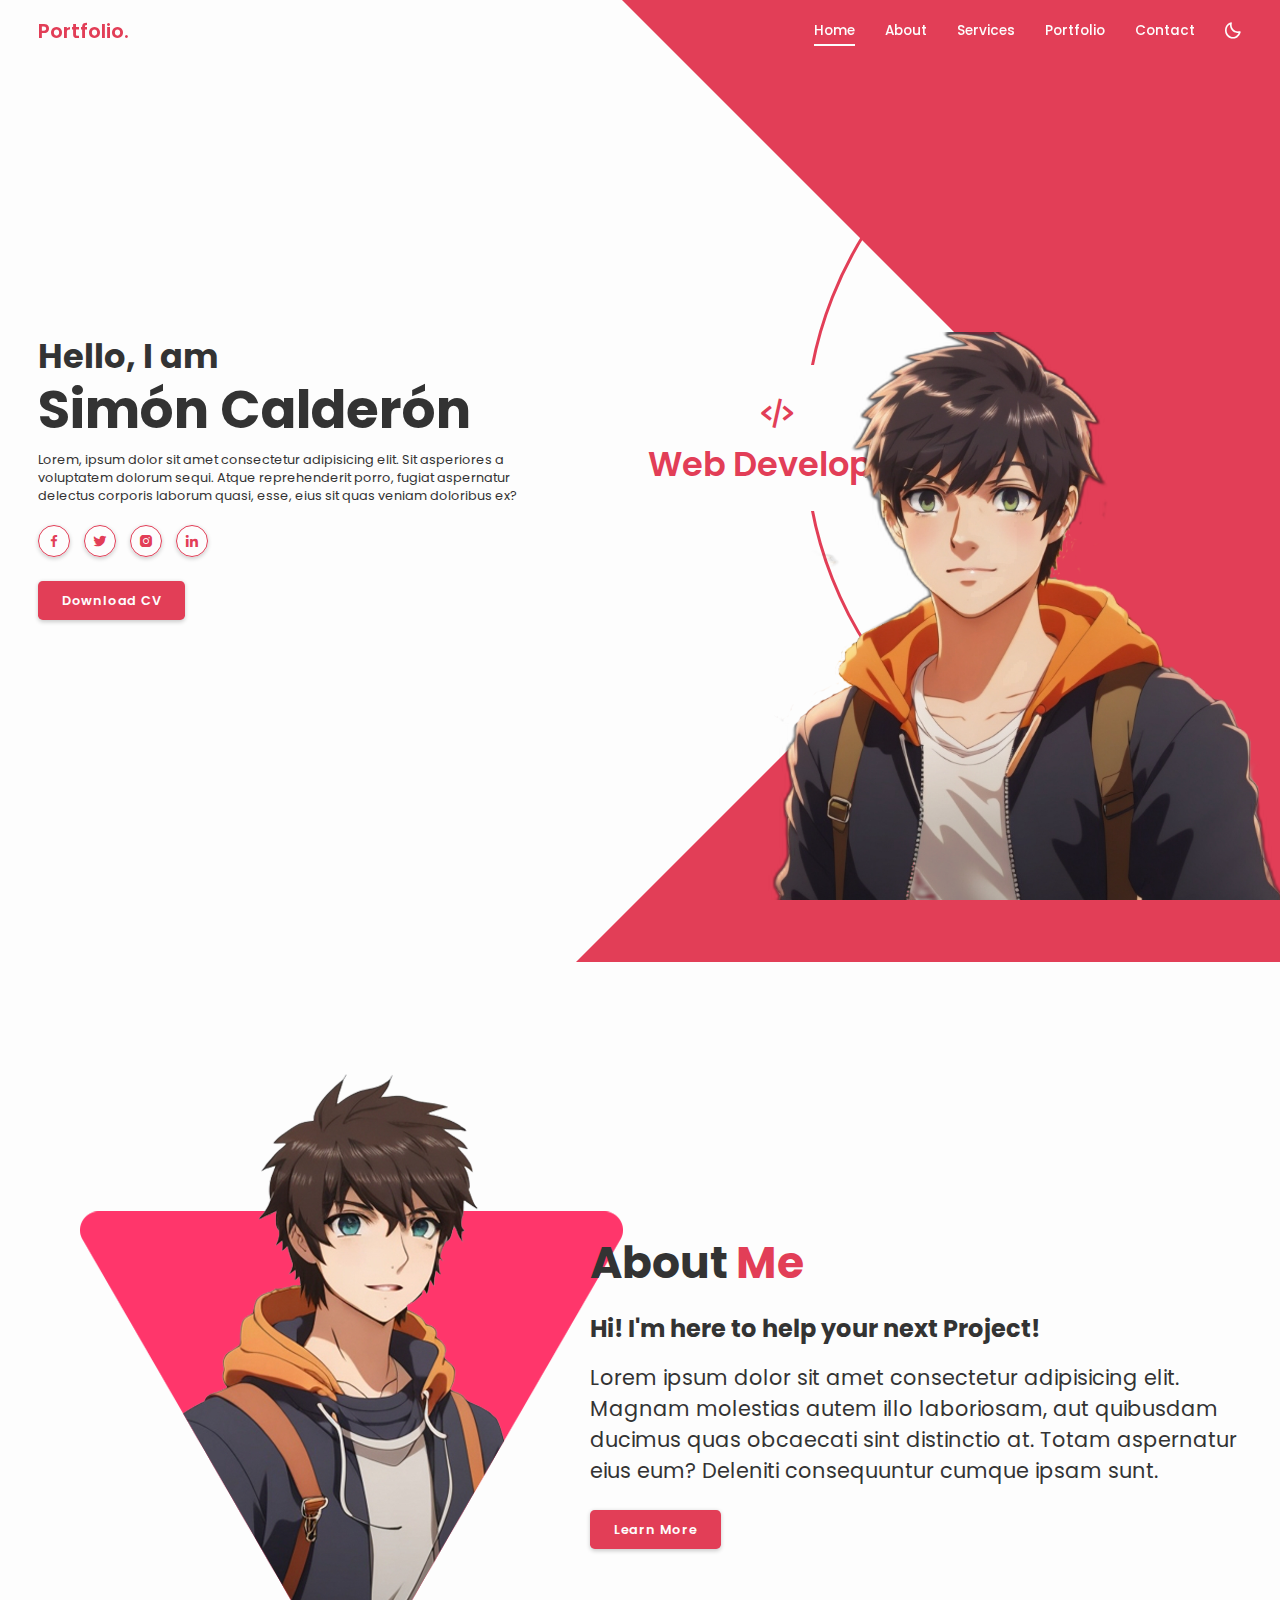
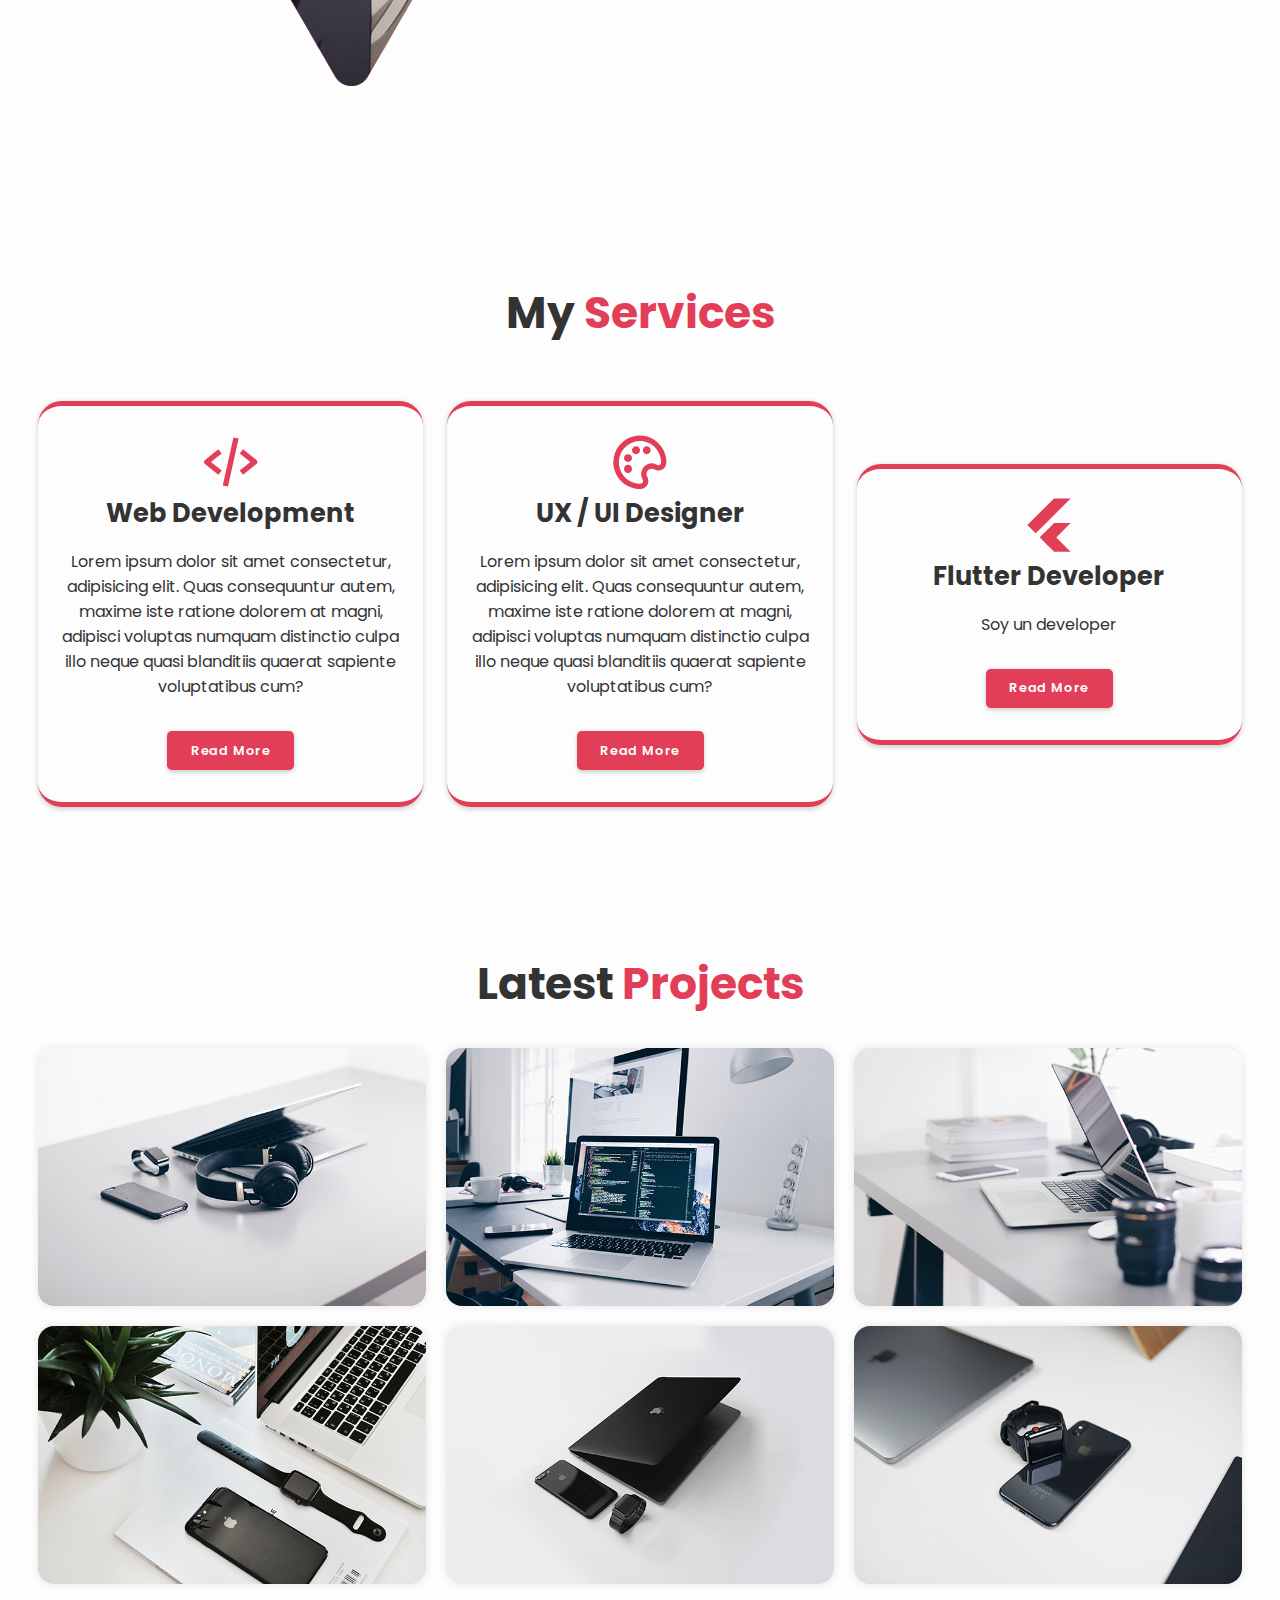
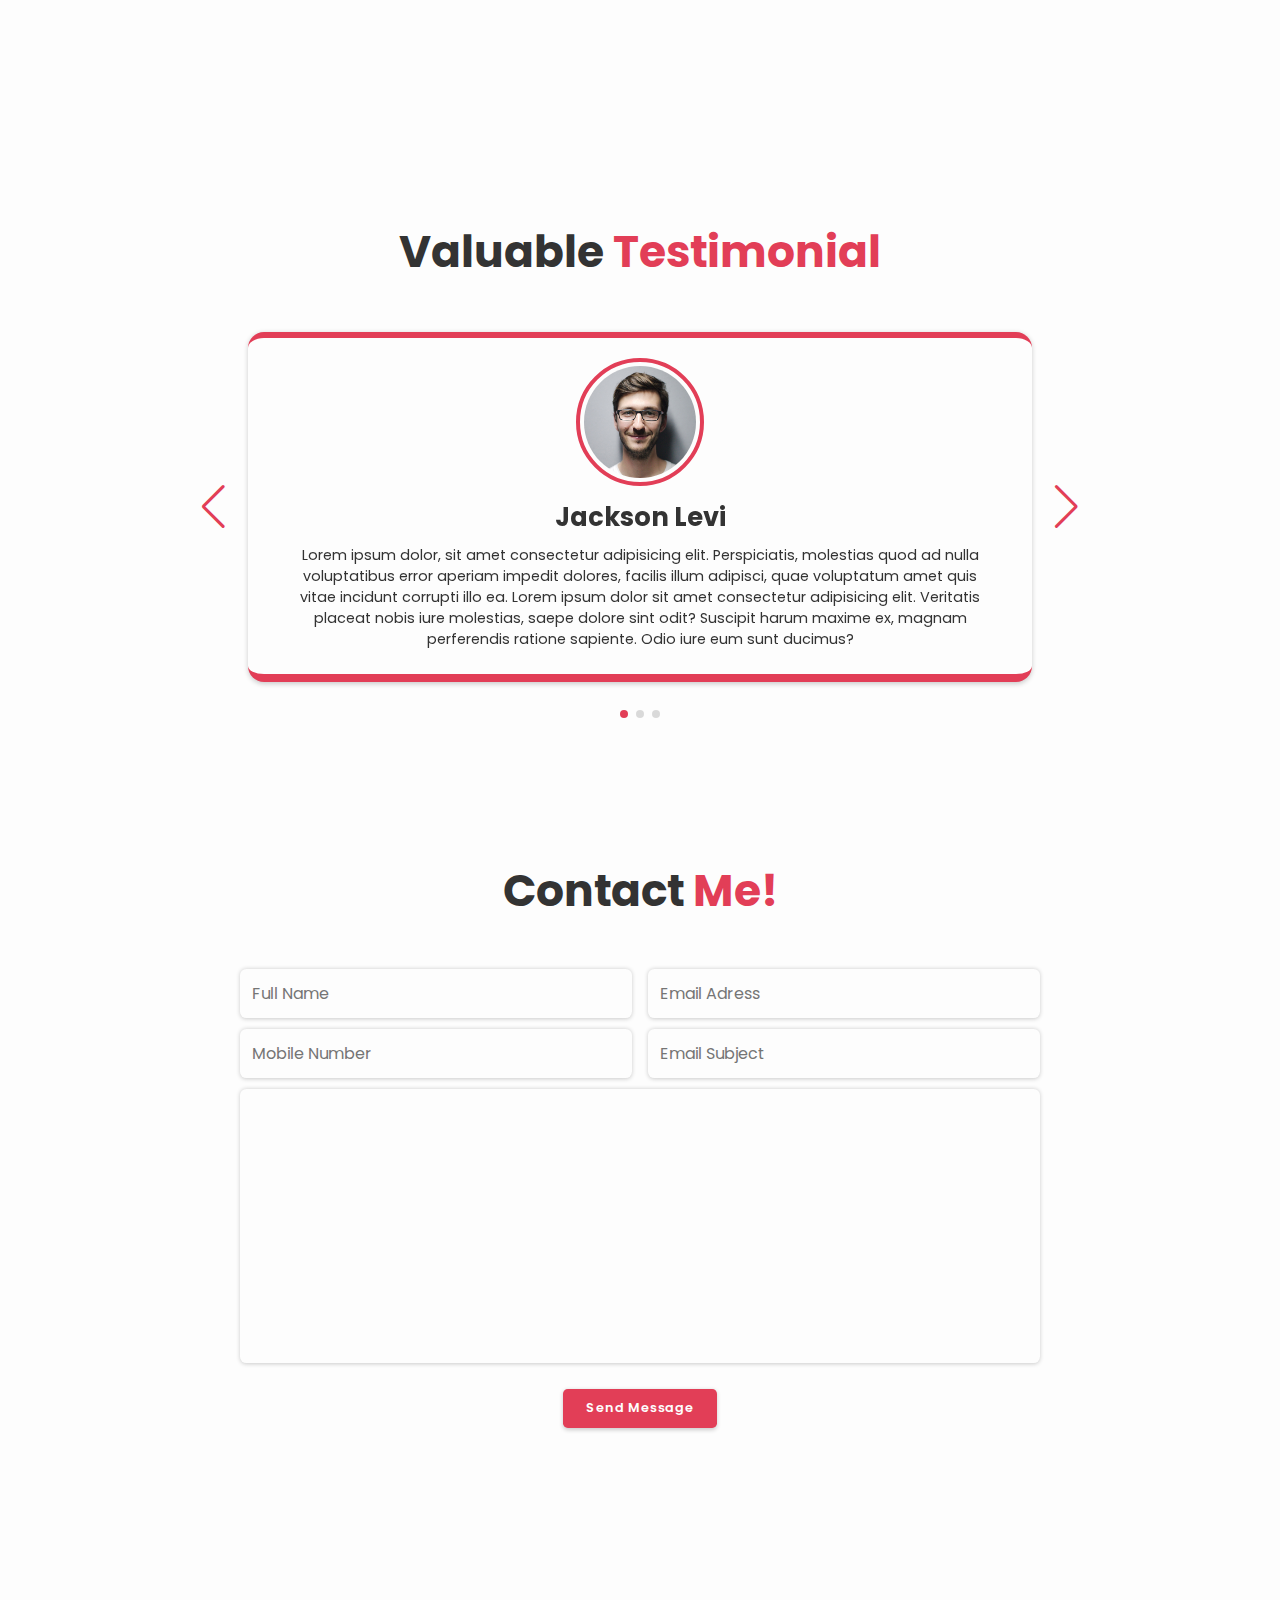
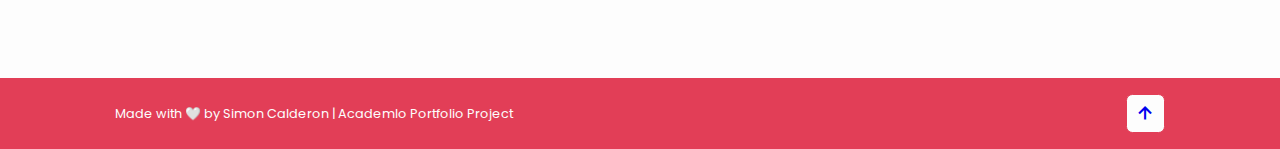
<file: index.html>
<!DOCTYPE html>
<html lang="en">
    <head>
        <meta charset="UTF-8" />
        <meta name="viewport" content="width=device-width, initial-scale=1.0" />
        <title>Simon's Portfolio</title>

        <!-- Box Icons -->
        <link
            href="https://unpkg.com/boxicons@2.1.4/css/boxicons.min.css"
            rel="stylesheet"
        />
        <!-- Swiper CSS -->
        <link
            rel="stylesheet"
            href="https://cdn.jsdelivr.net/npm/swiper@9/swiper-bundle.min.css"
        />
        <!-- Custom CSS -->
        <link rel="stylesheet" href="css/styles.css" />
    </head>
    <!-- vesion 1.0.0 -->
    <!-- Header Design -->

    <header class="header">
        <a href="#" class="logo">Portfolio.</a>
        <nav class="navbar">
            <a href="#home" class="active">Home</a>
            <a href="#about">About</a>
            <a href="#services">Services</a>
            <a href="#portfolio">Portfolio</a>
            <a href="#contact">Contact</a>
        </nav>
        <div class="bx bx-moon" id="darkMode-icon"></div>
        <div class="bx bx-menu" id="menu-icon"></div>
    </header>

    <!-- Home Section Design -->

    <section class="home" id="home">
        <div class="home-content">
            <h3>Hello, I am</h3>
            <h1>Simón Calderón</h1>
            <p>
                Lorem, ipsum dolor sit amet consectetur adipisicing elit. Sit
                asperiores a voluptatem dolorum sequi. Atque reprehenderit
                porro, fugiat aspernatur delectus corporis laborum quasi, esse,
                eius sit quas veniam doloribus ex?
            </p>

            <div class="social-media">
                <a href="#"><i class="bx bxl-facebook"></i></a>
                <a href="#"><i class="bx bxl-twitter"></i></a>
                <a href="#"><i class="bx bxl-instagram-alt"></i></a>
                <a href="#"><i class="bx bxl-linkedin"></i></a>
            </div>

            <a href="#" class="btn">Download CV</a>
        </div>

        <div class="profession-container">
            <div class="profession-box">
                <div class="profession" style="--i: 0">
                    <i class="bx bx-code-alt"></i>
                    <h3>Web Developer</h3>
                </div>
                <div class="profession" style="--i: 1">
                    <i class="bx bx-palette"></i>
                    <h3>UX / UI Designer</h3>
                </div>
                <div class="profession" style="--i: 2">
                    <i class="bx bxs-graduation"></i>
                    <h3>College Student</h3>
                </div>
                <div class="profession" style="--i: 3">
                    <i class="bx bxl-flutter"></i>
                    <h3>Flutter Developer</h3>
                </div>
                <div class="circle"></div>
            </div>
            <div class="overlay"></div>
        </div>
        <div class="home-img">
            <img src="assets/home_img_rotated.png" alt="" />
        </div>
    </section>

    <!-- About Section  -->
    <section class="about" id="about">
        <div class="about-img">
            <img src="assets/about_img.png" alt="" />
        </div>

        <div class="about-content">
            <h2 class="heading">About <span>Me</span></h2>
            <h3>Hi! I'm here to help your next Project!</h3>
            <p>
                Lorem ipsum dolor sit amet consectetur adipisicing elit. Magnam
                molestias autem illo laboriosam, aut quibusdam ducimus quas
                obcaecati sint distinctio at. Totam aspernatur eius eum?
                Deleniti consequuntur cumque ipsam sunt.
            </p>
            <a href="#" class="btn">Learn More</a>
        </div>
    </section>

    <!-- Services Section Design Finish-->
    <section class="services" id="services">
        <h2 class="heading">My <span>Services</span></h2>
        <div class="services-container">
            <div class="services-box">
                <i class="bx bx-code-alt"></i>
                <h3>Web Development</h3>
                <p>
                    Lorem ipsum dolor sit amet consectetur, adipisicing elit.
                    Quas consequuntur autem, maxime iste ratione dolorem at
                    magni, adipisci voluptas numquam distinctio culpa illo neque
                    quasi blanditiis quaerat sapiente voluptatibus cum?
                </p>
                <a href="" class="btn">Read More</a>
            </div>
            <div class="services-box">
                <i class="bx bx-palette"></i>
                <h3>UX / UI Designer</h3>
                <p>
                    Lorem ipsum dolor sit amet consectetur, adipisicing elit.
                    Quas consequuntur autem, maxime iste ratione dolorem at
                    magni, adipisci voluptas numquam distinctio culpa illo neque
                    quasi blanditiis quaerat sapiente voluptatibus cum?
                </p>
                <a href="" class="btn">Read More</a>
            </div>
            <div class="services-box">
                <i class="bx bxl-flutter"></i>
                <h3>Flutter Developer</h3>
                <p>
                    Soy un developer 
                </p>
                <a href="" class="btn">Read More</a>
            </div>
        </div>
    </section>

    <section class="portfolio" id="portfolio">
        <h2 class="heading">Latest <span>Projects</span></h2>
        <div class="portfolio-container">
            <div class="portfolio-box">
                <img src="assets/portfolio1.jpg" alt="" />
                <div class="portfolio-layer">
                    <h4>Web Design</h4>
                    <p>
                        Lorem ipsum dolor sit amet consectetur adipisicing elit.
                    </p>

                    <a href="#"><i class="bx bx-link-external"></i></a>
                </div>
            </div>
            <div class="portfolio-box">
                <img src="assets/portfolio2.jpg" alt="" />
                <div class="portfolio-layer">
                    <h4>Web Design</h4>
                    <p>
                        Lorem ipsum dolor sit amet consectetur adipisicing elit.
                    </p>

                    <a href="#"><i class="bx bx-link-external"></i></a>
                </div>
            </div>
            <div class="portfolio-box">
                <img src="assets/portfolio3.jpg" alt="" />
                <div class="portfolio-layer">
                    <h4>Web Design</h4>
                    <p>
                        Lorem ipsum dolor sit amet consectetur adipisicing elit.
                    </p>

                    <a href="#"><i class="bx bx-link-external"></i></a>
                </div>
            </div>
            <div class="portfolio-box">
                <img src="assets/portfolio4.jpg" alt="" />
                <div class="portfolio-layer">
                    <h4>Web Design</h4>
                    <p>
                        Lorem ipsum dolor sit amet consectetur adipisicing elit.
                    </p>

                    <a href="#"><i class="bx bx-link-external"></i></a>
                </div>
            </div>
            <div class="portfolio-box">
                <img src="assets/portfolio5.jpg" alt="" />
                <div class="portfolio-layer">
                    <h4>Web Design</h4>
                    <p>
                        Lorem ipsum dolor sit amet consectetur adipisicing elit.
                    </p>

                    <a href="#"><i class="bx bx-link-external"></i></a>
                </div>
            </div>
            <div class="portfolio-box">
                <img src="assets/portfolio6.jpg" alt="" />
                <div class="portfolio-layer">
                    <h4>Web Design</h4>
                    <p>
                        Lorem ipsum dolor sit amet consectetur adipisicing elit.
                    </p>

                    <a href="#"><i class="bx bx-link-external"></i></a>
                </div>
            </div>
        </div>
    </section>

    <!-- Testimonial Design -->

    <div class="testimonial-container">
        <h2 class="heading">Valuable <span>Testimonial</span></h2>

        <div class="testimonial-wrapper">
            <div class="testimonial-box mySwiper">
                <div class="testimonial-content swiper-wrapper">
                    <div class="testimonial-slide swiper-slide">
                        <img src="assets/testimonial1.jpg" alt="" />
                        <h3>Jackson Levi</h3>
                        <p>
                            Lorem ipsum dolor, sit amet consectetur adipisicing
                            elit. Perspiciatis, molestias quod ad nulla
                            voluptatibus error aperiam impedit dolores, facilis
                            illum adipisci, quae voluptatum amet quis vitae
                            incidunt corrupti illo ea. Lorem ipsum dolor sit
                            amet consectetur adipisicing elit. Veritatis placeat
                            nobis iure molestias, saepe dolore sint odit?
                            Suscipit harum maxime ex, magnam perferendis ratione
                            sapiente. Odio iure eum sunt ducimus?
                        </p>
                    </div>
                    <div class="testimonial-slide swiper-slide">
                        <img src="assets/testimonial2.jpg" alt="" />
                        <h3>Mikasa Ackerman</h3>
                        <p>
                            Lorem ipsum dolor, sit amet consectetur adipisicing
                            elit. Perspiciatis, molestias quod ad nulla
                            voluptatibus error aperiam impedit dolores, facilis
                            illum adipisci, quae voluptatum amet quis vitae
                            incidunt corrupti illo ea. Lorem ipsum dolor sit
                            amet consectetur adipisicing elit. Veritatis placeat
                            nobis iure molestias, saepe dolore sint odit?
                            Suscipit harum maxime ex, magnam perferendis ratione
                            sapiente. Odio iure eum sunt ducimus?
                        </p>
                    </div>

                    <div class="testimonial-slide swiper-slide">
                        <img src="assets/testimonial3.jpg" alt="" />
                        <h3>Armin Arlert</h3>
                        <p>
                            Lorem ipsum dolor, sit amet consectetur adipisicing
                            elit. Perspiciatis, molestias quod ad nulla
                            voluptatibus error aperiam impedit dolores, facilis
                            illum adipisci, quae voluptatum amet quis vitae
                            incidunt corrupti illo ea. Lorem ipsum dolor sit
                            amet consectetur adipisicing elit. Veritatis placeat
                            nobis iure molestias, saepe dolore sint odit?
                            Suscipit harum maxime ex, magnam perferendis ratione
                            sapiente. Odio iure eum sunt ducimus?
                        </p>
                    </div>
                </div>
                <div class="swiper-button-next"></div>
                <div class="swiper-button-prev"></div>
                <div class="swiper-pagination"></div>
                
            </div>
        </div>
    </div>

    <!-- Contact Section Design -->

    <section class="contact" id="contact">
        <h2 class="heading">Contact <span>Me!</span></h2>

        <form action="#">
            <div class="input-box">
                <input type="text" placeholder="Full Name">
                <input type="email" placeholder="Email Adress">
            </div>
            <div class="input-box">
                <input type="number" placeholder="Mobile Number">
                <input type="text" placeholder="Email Subject">
            </div>
            <textarea name="" id="" cols="30" rows="10" placeholder="Your Message">

            </textarea>
            <input type="submit" value="Send Message" class="btn">
        </form>


    </section>

    <!-- Footer Design -->

    <footer class="footer">
        <div class="footer-text">
            <p>Made with 🤍 by Simon Calderon | Academlo Portfolio Project </p>
        </div>
        <div class="footer-iconTop">
            <a href="#home"><i class="bx bx-up-arrow-alt"></i></a>
        </div>
    </footer>

    <!-- Swiper JS  -->
    
    <script src="https://cdn.jsdelivr.net/npm/swiper@11/swiper-bundle.min.js"></script>
    <script src="js/index.js"></script>
    
    <body></body>
</html>
</file>
<file: css/styles.css>
@import url('https://fonts.googleapis.com/css2?family=Poppins:wght@300;400;500;600;700;800;900&display=swap');

* {
    margin: 0;
    padding: 0;
    box-sizing: border-box;
    text-decoration: none;
    border: none;
    outline: none;
    scroll-behavior: smooth;
    font-family: 'Poppins', sans-serif;
}

:root {
    --bg-color: #fdfdfd;
    --text-color: #333;
    --main-color: #E23E57;
    --white-color: #fdfdfd;
    --shadow-color: rgb(0, 0, 0, 0.2);
}

html{
    font-size: 62.5%;
    overflow-x: hidden;
}

body{
    background: var(--bg-color);
    color: var(--text-color);
}

.header{
    position: fixed;
    top: 0;
    left: 0;
    width: 100%;
    padding: 2rem 7%;
    background: transparent;
    display: flex;
    align-items: center;
    z-index: 100;
    transition: .5s;
}

.header.sticky{
    background: var(--bg-color);
    box-shadow: 0 .2rem 2rem var(--shadow-color);
}



.logo {
    font-size: 2.5rem;
    color : var(--main-color);
    font-weight: 600;
    cursor: default;
    margin-right: auto;
}

.navbar a {
    position: relative;
    font-size: 1.7rem;
    color: var(--white-color);
    font-weight: 500;
    margin-right: 3.5rem;
}

.navbar a.active::before {
    content: '';
    position: absolute;
    left: 0;
    bottom: -6px;
    width: 100%;
    height: 0.2rem;
    background: var(--white-color);
    transition: .5s;
}

.header.sticky .navbar a.active::before {
    background: var(--main-color);
    opacity: .7s;
}

.header.sticky .navbar a {
    color: var(--text-color);
}

.header.sticky .navbar a.active {
    color: var(--main-color);
}

#darkMode-icon{
    font-size: 2.4rem; 
    color: var(--white-color);
    cursor: pointer;
}

.header.sticky #darkMode-icon{
    color: var(--text-color);
}

#menu-icon {
    font-size: 3.6rem;
    color: var(--text-color);
    display: none;
}

section {
    min-height: 100vh;
    max-height: 100vh;
    overflow: hidden hidden;
    padding: 10rem 7% 2rem;
}

.home {
    display: flex;
    align-items: center;

}

.home .home-content{
    max-width: 60rem;
}
 
.home-content h3{
    font-size: 4.2rem;
    font-weight: 700;
    line-height: .8;

}

.home-content h1{
    font-size: 6.6rem;
    font-weight: 700;
    margin-bottom: .3rem;
}

.home-content p {
    font-size: 1.6rem;
}

.home-content .social-media a {
    display: inline-flex;
    justify-content: center;
    align-items: center;
    width: 4rem;
    height: 4rem;
    background: transparent;
    border: .2rem solid var(--main-color);
    border-radius: 50%;
    box-shadow: 0 .2rem .5rem var(--shadow-color);
    font-size: 2rem;
    color: var(--main-color);
    margin: 2.5rem 1.5rem 3rem 0;
    transition: .5s ease;
}

.home-content .social-media a:hover {
    background: var(--main-color);
    color: var(--white-color);
}

.btn {
    display: inline-block;
    padding: 1.2rem 2.8rem;
    background: var(--main-color);
    border-radius: .6rem;
    box-shadow: 0 .2rem .5rem var(--shadow-color);
    font-size: 1.6rem;
    font-weight: 600;
    color: var(--white-color);
    border: .2rem solid transparent;
    letter-spacing: .1rem;
    transition: .5s ease;
}

.btn:hover {
    background-color: transparent;
    color: var(--main-color);
    border: .2rem solid var(--main-color);
}

.home .profession-container{
    position: absolute;
    top: 50%;
    right: 0;
    transform: translateY(-50%);
    width: 1080px;
    height: 1080px;
    overflow: hidden;
    pointer-events: none;
}

.home .profession-container .profession-box{
    position: absolute;
    top: 0;
    right: 0;
    width: 1080px;
    height: 1080px;
    border-radius: 50%;
    display: flex;
    align-items: center;
    justify-content: center;
}

.home .profession-box .profession{
    left: 0 ;
    position: absolute;
    display: flex;
    align-items: center;
    flex-direction: column;
    color: var(--main-color);
    transform: rotate(calc(360deg /4 * var(--i)));
    transform-origin: 50em;
    background-color: var(--bg-color);
    padding: 29px 0;
}

.home .profession i{
    font-size: 4.8rem;
    margin-bottom: 2rem;
}

.home .profession h3{
    font-size: 4.2rem;
    font-weight: 600;
    line-height: 1;
}

.home .profession-box .circle{
    width: 768px;
    height: 768px;
    border: 3px solid var(--main-color);
    border-radius: 50%;
}

.home .profession-container .overlay{
    position: absolute;
    top: 0;
    right: 0;
    width: 0;
    height: 0;
    border-top: 520px solid var(--main-color);
    border-right: 520px solid var(--main-color);
    border-left: 520px solid transparent;
    border-bottom: 520px solid var(--main-color);
}

.home-img img{
    position: absolute;
    bottom: 0;
    right: 0;
    width: 40%;
    pointer-events: none;
}

span {
    color: var(--main-color); 
}

.about{
    display: flex;
    justify-content: center;
    align-items: center;
    gap: 5rem;
    background-color: var(--bg-color)
}

.about-img{
    width: 40vw;
}

.heading{
    font-size: 5.5rem;
    text-align: center;
}

.about-content h2{
    text-align: left;
    line-height: 2.2;
}

.about-content h3 {
    font-size: 3rem;
}

.about-content p{
    font-size: 2.6rem;
    margin: 2rem 0 3rem
}

.services{
    min-height: auto;
    padding-bottom: 8rem;
}

.services h2{
    margin-bottom: 7rem;
}

.services .services-container {
    display: flex;
    justify-content: center;
    align-items: center;
    flex-wrap: wrap;
    gap: 3rem;
}

.services-container .services-box{
    flex: 1 1 30rem;
    background: var(--bg-color);
    padding: 3rem 2rem 4rem;
    background-origin: 2rem;
    border-radius: 3rem;
    box-shadow: 0 .2rem .6rem var(--shadow-color);
    text-align: center;
    border-top: .7rem solid var(--main-color);
    border-bottom: .7rem solid var(--main-color);
    transition: .5s ease;
}

.services-container .services-box:hover{
    box-shadow: 0 .2rem .3rem var(--shadow-color);
    transform: scale(1.05);
}

.services-box i{
    font-size: 8rem;
    color: var(--main-color);
    
}

.services-box h3 {

    font-size: 3.2rem;
    transition: .5s ease;
}

.services-box:hover h3{
    color: var(--main-color);
}

.services-box p{
    font-size: 2rem;
    margin: 2rem 0 4rem;
}

.portfolio {
    padding-bottom: 10rem;
}

.portfolio h2{
    margin-bottom: 4rem;
}

.portfolio .portfolio-container{
    display: grid;
    grid-template-columns: repeat(3, 1fr);
    align-items: center;
    gap: 2.5rem;
}

.portfolio-container .portfolio-box{
    position: relative;
    display: flex;
    border-radius: 2rem;
    box-shadow: 0 0 1rem rgba(0, 0, 0, .1);
    overflow: hidden;
}

.portfolio-box img{
    width: 100%;
    transition: .5s ease;
}

.portfolio-box:hover img{
    transform: scale(1.1);

}

.portfolio-box .portfolio-layer {
    position: absolute;
    bottom: 0;
    left: 0;
    width: 100%;
    height: 100%;
    background: linear-gradient(rgba(0, 0, 0, .1), var(--main-color));
    justify-content: center;
    color: var(--white-color);
    display: flex;
    align-items: center;
    flex-direction: column;
    text-align: center;
    padding: 0 4rem;
    opacity: 0;
    transition: .5s ease;
}

.portfolio-box:hover .portfolio-layer {
    opacity: 1;

}

.portfolio-layer h4 {
    font-size: 4rem;
}

.portfolio-layer p {
    font-size: 2rem;
    margin: 1rem 0 2rem;
}

.portfolio-layer a {
    display: inline-flex;
    justify-content: center;
    align-items: center;
    width: 5rem;
    height: 5rem;
    background: var(--white-color);
    border-radius: 50%;
}

.portfolio-layer a i {
    font-size: 2.5rem;
    color: #333;
}

.testimonial-container {
    display: flex;
    align-items: center;
    flex-direction: column;
    width: 100%;
    padding: 6rem 1.5rem;
}

.testimonial-container .testimonial-wrapper {
    position: relative;
    max-width: 110rem;
    width: 100%;
    padding: 5rem;
}

.testimonial-wrapper .testimonial-box {
    padding: 1rem;
    border-radius: 2rem;
    overflow: hidden;
}

.testimonial-content .testimonial-slide{
    display: flex;
    align-items: center;
    flex-direction: column;
    background: var(--bg-color);
    border-radius: 2rem;
    box-shadow: 0 .2rem  .7rem var(--shadow-color);
    padding: 3rem 5rem;
    border-top: .8rem solid var(--main-color);
    border-bottom: 1rem solid var(--main-color); 
}

.testimonial-slide img{
    width: 15rem;
    height: 15rem;
    object-fit: cover;
    border-radius: 50%;
    border: .5rem solid var(--bg-color);
    outline: .5rem solid var(--main-color);   
}

.testimonial-slide h3{
    font-size: 3.2rem;
    margin: 2rem 0 1rem;
}

.testimonial-slide p {
    font-size: 1.8rem;
    text-align: center;
}

.testimonial-box .swiper-button-next, 
.testimonial-box .swiper-button-prev {
    color: var(--main-color);
}


.testimonial-box .swiper-button-next {
    right: 0;

}
.testimonial-box .swiper-button-prev {
    left: 0;
}

.testimonial-box .swiper-pagination-bullet {

    background: rgb(0, 0, 0, 0.7);
}

.testimonial-box .swiper-pagination-bullet-active {

    background: var(--main-color);
}

.contact h2 {
    padding-bottom: 3rem;
}

.contact form {
    max-width: 100rem;
    margin: 2rem auto;
    text-align: center;
    margin-bottom: 3rem;
}

.contact form .input-box {
    display: flex;
    justify-content: space-between;
    flex-wrap: wrap;

}

.contact form .input-box input,
.contact form textarea{
    width: 100%;
    padding: 1.5rem;
    font-size: 2rem;
    color: var(--text-color);
    background-color: var(--bg-color);
    border-radius: .8rem;
    margin: .7rem 0;
    box-shadow: 0 .1rem .5rem var(--shadow-color);
}

.contact form .input-box input {
    width: 49%;
}

.contact form textarea {
    resize: none;
}

.contact form .btn {
    margin-top: 2rem;
    cursor: pointer;
}

.footer {
    display: flex;
    justify-content: space-between;
    align-items: center;
    flex-wrap: wrap;
    padding: 2rem 9%;
    background-color: var(--main-color);
}

.footer-text p {
    font-size: 1.6rem;
    color: var(--white-color);

}

.footer-iconTop a {
    display: inline-flex;
    justify-content: center;
    align-items: center;
    padding: .8rem;
    background: var(--white-color);
    border-radius: .8rem;
    border: .2rem solid var(--main-color);
    outline: .2rem solid transparent;
    transition: .5s ease;
}

.footer-iconTop a:hover {
    outline-color: var(--white-color);
}


.footer-iconTop a i {
    font-size: 3rem;
    color: var(#333);
}

/* Breakpoints */

@media (max-width: 1700px) {
    
    html {
        font-size: 50%;
    }
    
    .home .profession-container {
        height: 128rem;
        overflow: hidden;
    }

    .home .profession-container .profession-box {
        right: -25rem;
        height: 125rem;
    }

    .home .profession-container .overlay {
        right: -12rem;
    }
    
}

@media (max-width: 1440px) {
    .header {
        padding: 2rem 3%;
    }

    section {
        padding: 10rem 3% 2rem;
    }
    
    .home .profession-container .profession-box{
        right: -56rem;
    }

    .home .profession-container .overlay {
        right: -40rem;
    }
    
}
</file>
